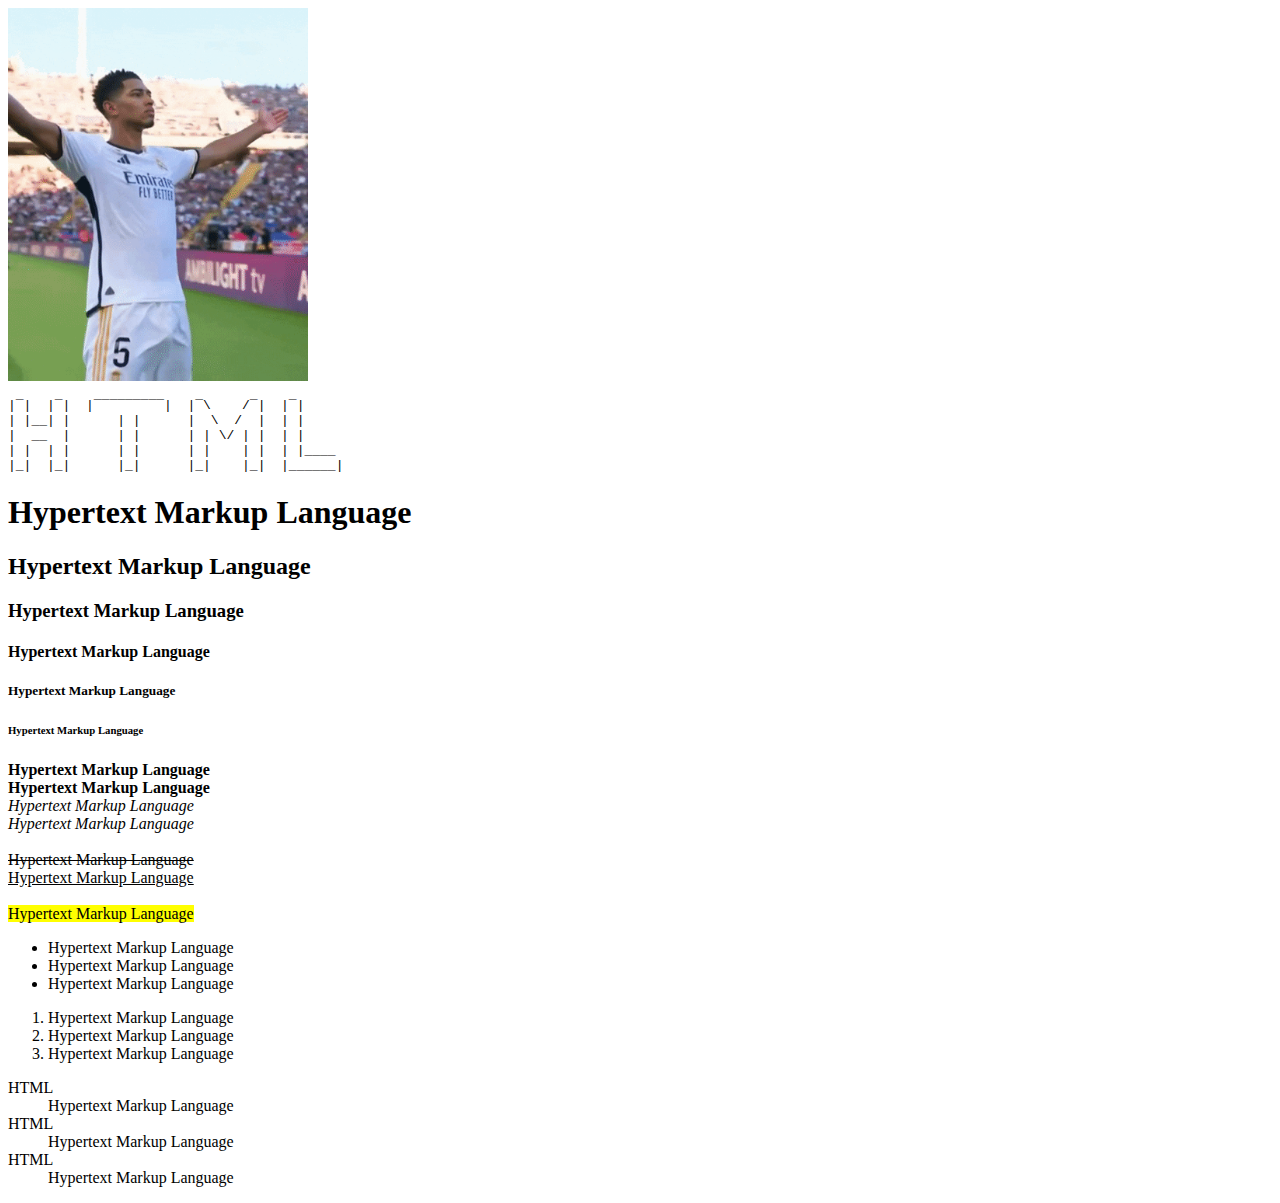
<file: index.html>
<!-- версия html -->
<!DOCTYPE html>
<!-- корневой элемент -->
<html lang="en">
<!-- служебная информация (метаинформация) -->
<head>
    <!-- кодировка -->
    <meta charset="UTF-8">
    <!-- для адоптивных версий -->
    <meta name="viewport" content="width=device-width, initial-scale=1.0">
    <!-- заголовок страницы -->
    <title>Document</title>
    <link rel="shortcut icon" href="favicon.ico" type="image/x-icon">
</head>
<!-- тело документа -->
<body>

    <!-- изображение -->
    <img src="./img/1.gif" width="300"  alt="test">

<!-- преформатированный текст -->
<pre>
|‾|  |‾|  |‾‾‾‾‾‾‾‾‾|  |‾\    /‾|  |‾|
| |__| |      | |      |  \  /  |  | |
|  __  |      | |      | | \/ | |  | |
| |  | |      | |      | |    | |  | |____
|_|  |_|      |_|      |_|    |_|  |______|
</pre>

    <!-- заголовки 1-6 уровней -->
    <h1>Hypertext Markup Language</h1>
    <h2>Hypertext Markup Language</h2>
    <h3>Hypertext Markup Language</h3>
    <h4>Hypertext Markup Language</h4>
    <h5>Hypertext Markup Language</h5>
    <h6>Hypertext Markup Language</h6>

    <!-- Жирный шрифт -->
    <b>Hypertext Markup Language</b>
    <!-- перенос строки -->
    <br>
    <strong>Hypertext Markup Language</strong><br>

    <!-- курсив -->
    <i>Hypertext Markup Language</i><br>
    <em>Hypertext Markup Language</em>
    <br><br>

    <!-- зачеркивание -->
    <del>Hypertext Markup Language</del><br>

    <!-- подчеркивание -->
    <ins>Hypertext Markup Language</ins>
    <br><br>

    <!-- выделение цветом -->
    <mark>Hypertext Markup Language</mark>

    <!-- маркированный список -->
    <ul>
        <!-- элемент списка -->
        <li>Hypertext Markup Language</li>
        <li>Hypertext Markup Language</li>
        <li>Hypertext Markup Language</li>
    </ul>

    <!-- нумерованный список -->
    <ol>
        <!-- элемент списка -->
        <li>Hypertext Markup Language</li>
        <li>Hypertext Markup Language</li>
        <li>Hypertext Markup Language</li>
    </ol>

    <!-- список определений -->
    <dl>
        <!-- термин -->
        <dt>HTML</dt>
        <!-- определение -->
        <dd>Hypertext Markup Language</dd>

        <dt>HTML</dt>
        <dd>Hypertext Markup Language</dd>

        <dt>HTML</dt>
        <dd>Hypertext Markup Language</dd>
    </dl>

</body>
</html>
</file>
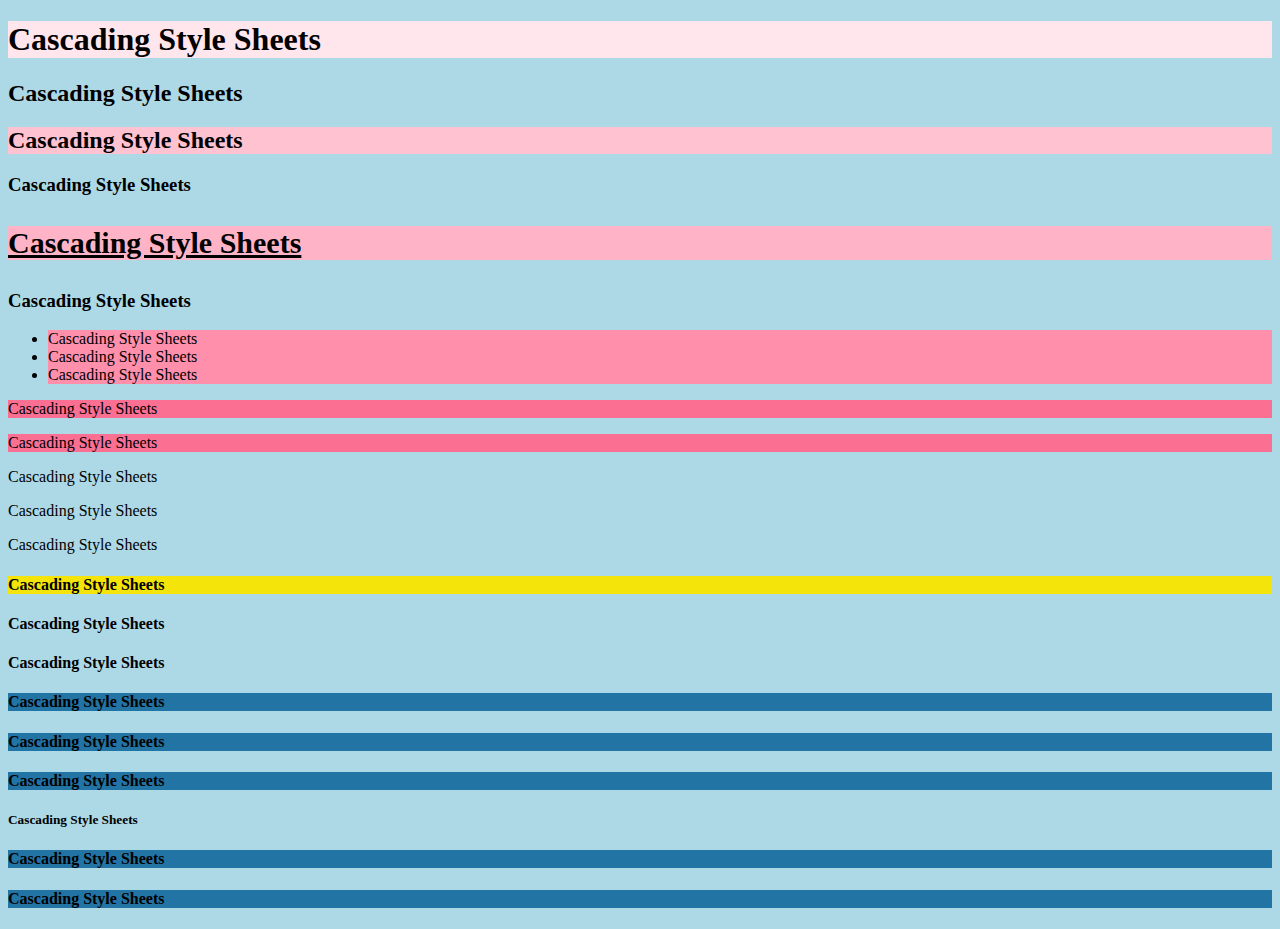
<file: css-base/index.html>
<!DOCTYPE html>
<html lang="en">
<head>
    <meta charset="UTF-8">
    <meta name="viewport" content="width=device-width, initial-scale=1.0">
    <title>Document</title>
    <!-- способы подключения css-кода: -->
    <!-- 1. через внешний файл -->
    <link rel="stylesheet" href="./css/style.css">

    <!-- 2. через парный тег style -->
    <style>
        body {
            background-color: lightgreen;
        }
    </style>
</head>
<!-- 3. через атрибут style -->
<body style="background-color: lightcoral;">

    <h1>Cascading Style Sheets</h1>

    <h2>Cascading Style Sheets</h2>
    <h2 class="test-1">Cascading Style Sheets</h2>

    <h3>Cascading Style Sheets</h3>
    <h3 id="test-1">Cascading Style Sheets</h3>
    <h3>Cascading Style Sheets</h3>

    <ul class="test-2">
        <li>Cascading Style Sheets</li>
        <li>Cascading Style Sheets</li>
        <li>Cascading Style Sheets</li>
    </ul>

    <div class="test-3">
        <p>Cascading Style Sheets</p>
        <p>Cascading Style Sheets</p>
        <div>
            <p>Cascading Style Sheets</p>
            <p>Cascading Style Sheets</p>
            <p>Cascading Style Sheets</p>
        </div>
    </div>

    <h4>Cascading Style Sheets</h4>
    <h4>Cascading Style Sheets</h4>
    <h4>Cascading Style Sheets</h4>
    <div class="test-4"></div>
    <h4>Cascading Style Sheets</h4>

    <h4>Cascading Style Sheets</h4>
    <h4>Cascading Style Sheets</h4>
    <h5>Cascading Style Sheets</h5>
    <h4>Cascading Style Sheets</h4>
    <h4>Cascading Style Sheets</h4>

</body>
</html>
</file>
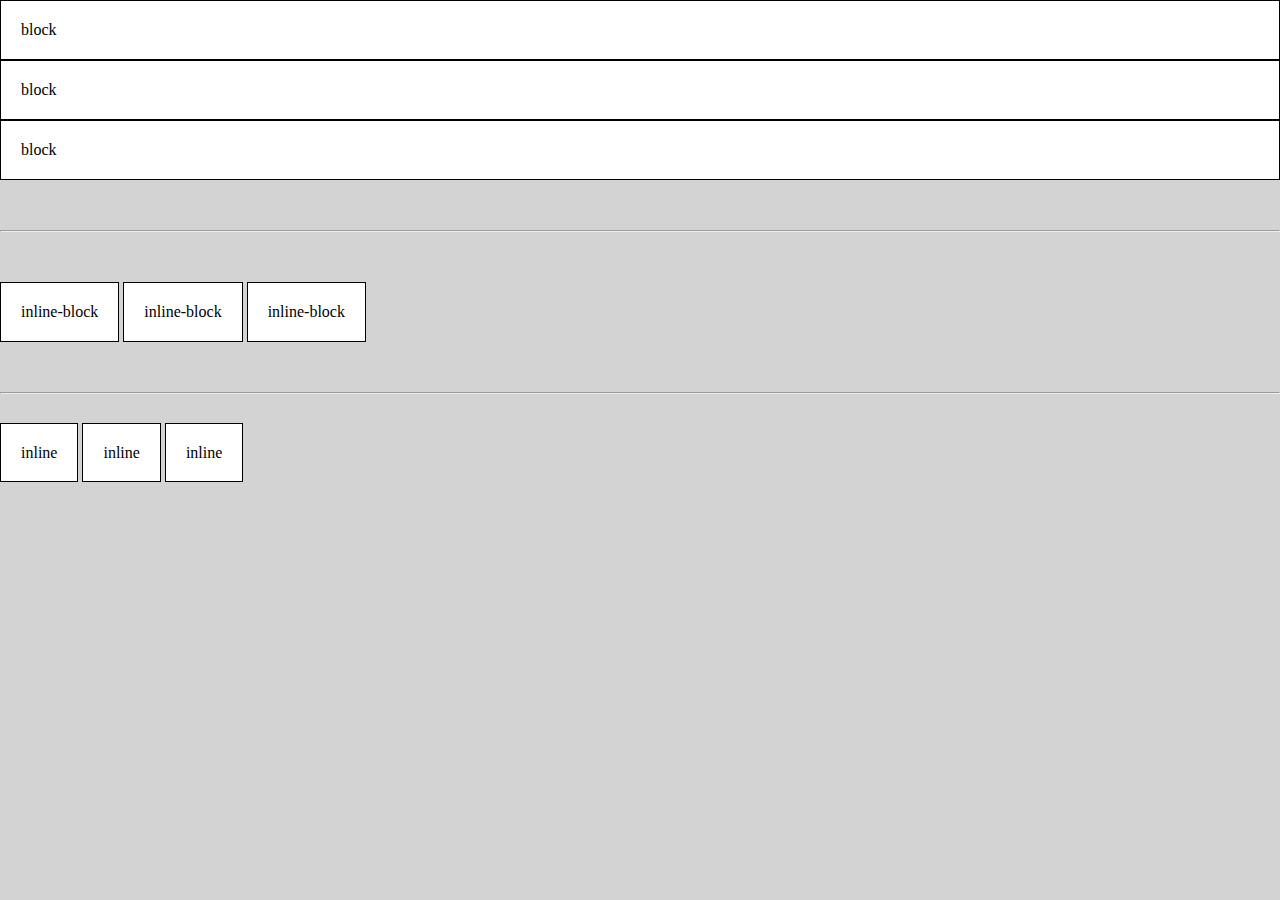
<file: elem-display/index.html>
<!DOCTYPE html>
<html lang="en">
<head>
    <meta charset="UTF-8">
    <meta name="viewport" content="width=device-width, initial-scale=1.0">
    <title>Document</title>
    <link rel="stylesheet" href="./css/style.css">
</head>
<body>

    <div class="block">block</div>
    <div class="block">block</div>
    <div class="block">block</div>

    <hr style="margin: 50px 0px;">

    <div class="inline-block">inline-block</div>
    <div class="inline-block">inline-block</div>
    <div class="inline-block">inline-block</div>

    <hr style="margin: 50px 0px;">

    <div class="inline">inline</div>
    <div class="inline">inline</div>
    <div class="inline">inline</div>

</body>
</html>
</file>
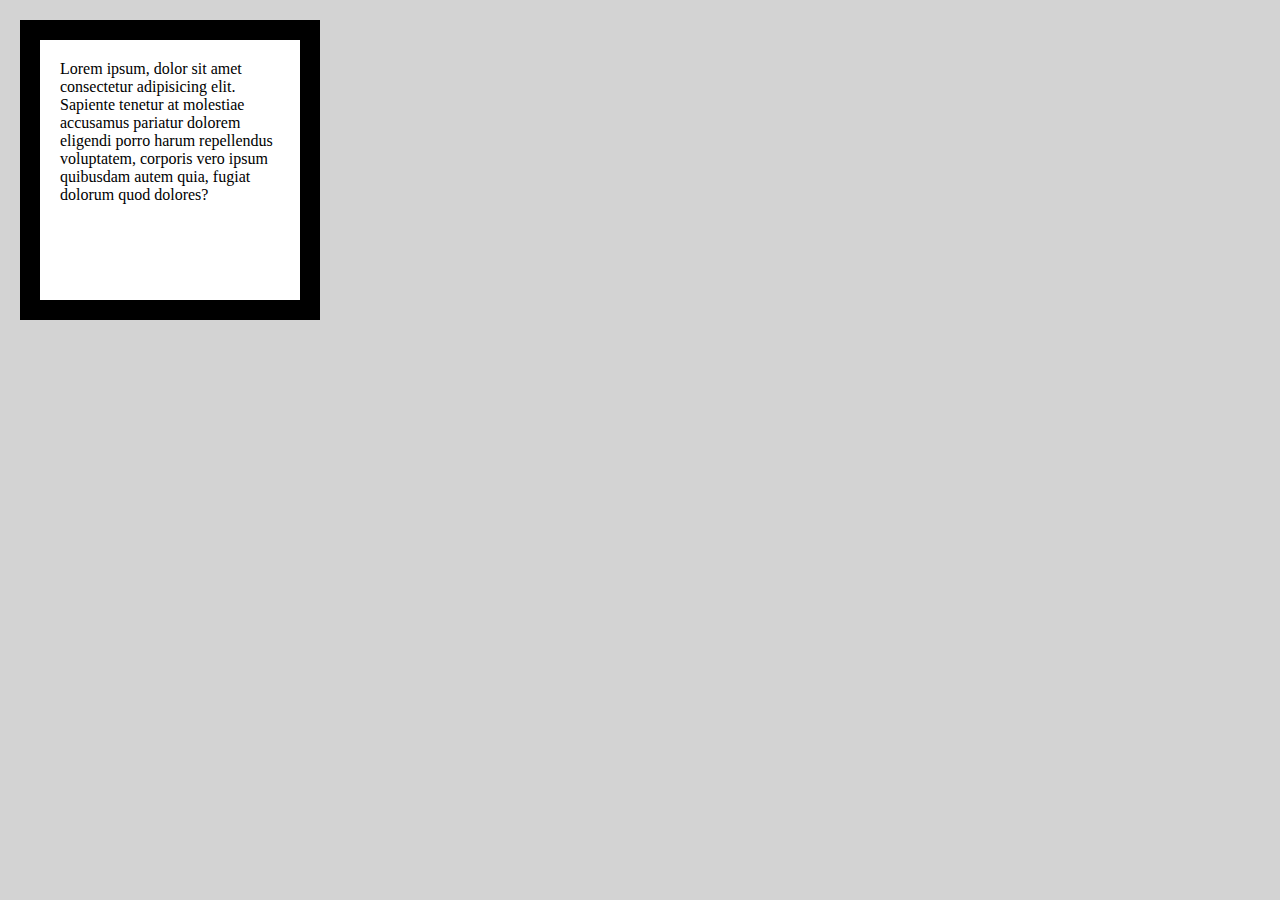
<file: elem-structure/index.html>
<!DOCTYPE html>
<html lang="en">
<head>
    <meta charset="UTF-8">
    <meta name="viewport" content="width=device-width, initial-scale=1.0">
    <title>Document</title>
    <link rel="stylesheet" href="./css/style.css">
</head>
<body>

    <div class="box">
        Lorem ipsum, dolor sit amet consectetur adipisicing elit. Sapiente tenetur at molestiae accusamus pariatur dolorem eligendi porro harum repellendus voluptatem, corporis vero ipsum quibusdam autem quia, fugiat dolorum quod dolores?
    </div>

</body>
</html>
</file>
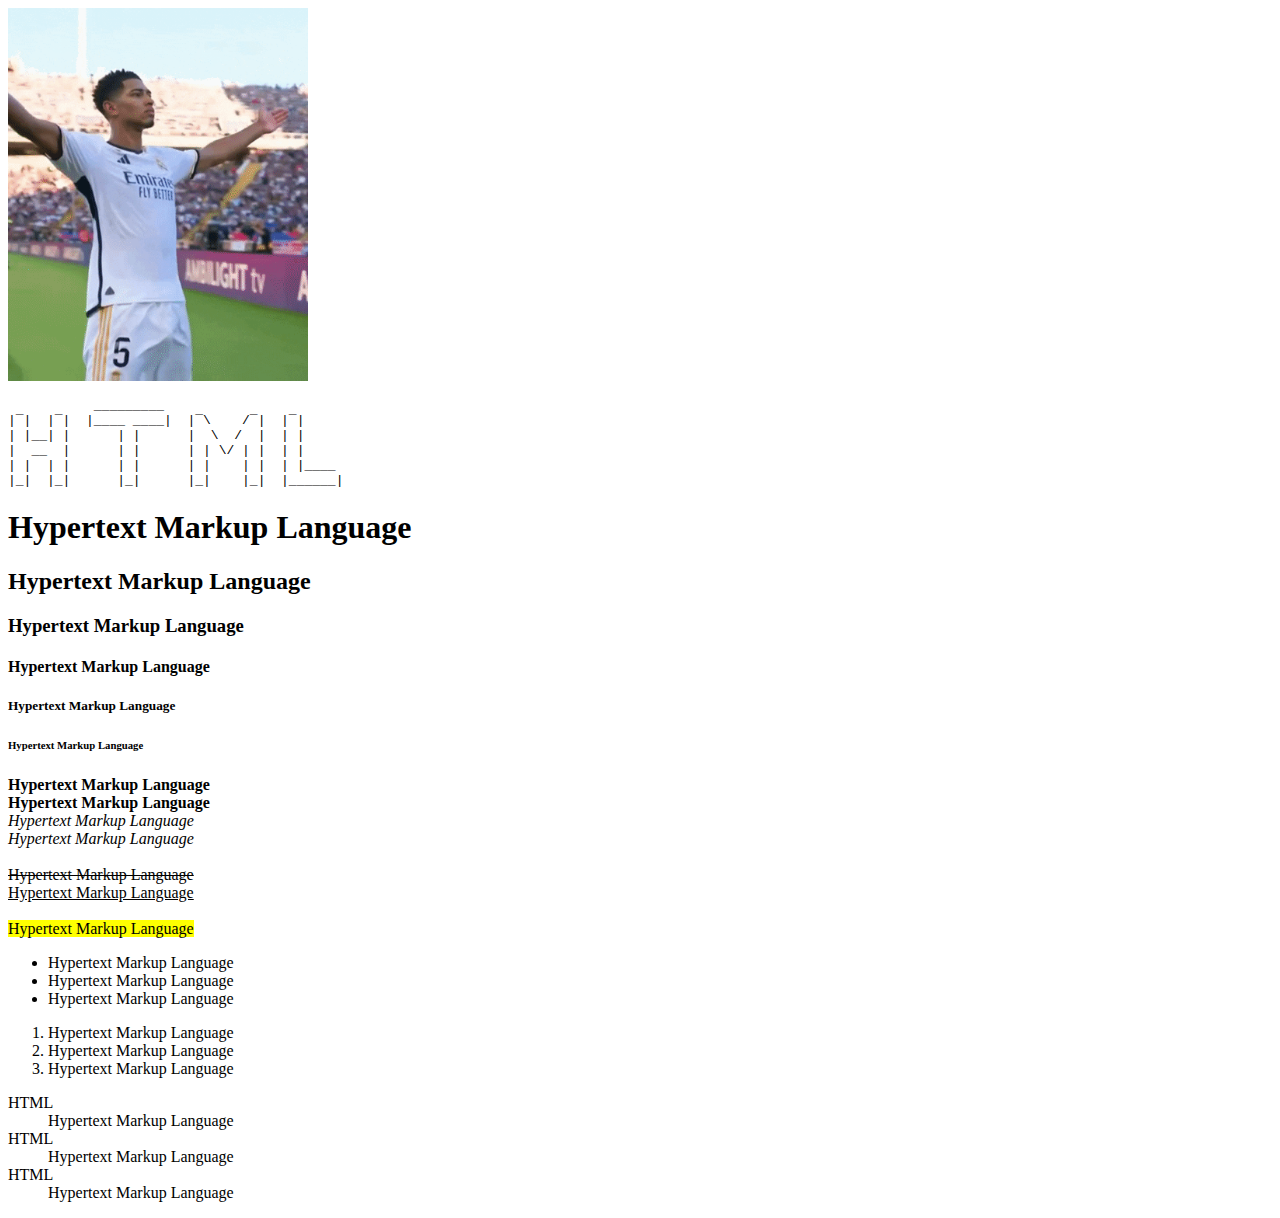
<file: html-base/index.html>
<!-- версия html -->
<!DOCTYPE html>
<!-- корневой элемент -->
<html lang="en">
<!-- служебная информация (метаинформация) -->
<head>
    <!-- кодировка -->
    <meta charset="UTF-8">
    <!-- для адоптивных версий -->
    <meta name="viewport" content="width=device-width, initial-scale=1.0">
    <!-- заголовок страницы -->
    <title>Document</title>
    <link rel="shortcut icon" href="favicon.ico" type="image/x-icon">
</head>
<!-- тело документа -->
<body>

    <!-- изображение -->
    <img src="./img/1.gif" width="300" alt="test">

<!-- преформатированный текст -->
<pre>
           _________
|‾|  |‾|  |____ ____|  |‾\    /‾|  |‾|
| |__| |      | |      |  \  /  |  | |
|  __  |      | |      | | \/ | |  | |
| |  | |      | |      | |    | |  | |____
|_|  |_|      |_|      |_|    |_|  |______|
</pre>

    <!-- заголовки 1-6 уровней -->
    <h1>Hypertext Markup Language</h1>
    <h2>Hypertext Markup Language</h2>
    <h3>Hypertext Markup Language</h3>
    <h4>Hypertext Markup Language</h4>
    <h5>Hypertext Markup Language</h5>
    <h6>Hypertext Markup Language</h6>

    <!-- Жирный шрифт -->
    <b>Hypertext Markup Language</b>
    <!-- перенос строки -->
    <br>
    <strong>Hypertext Markup Language</strong><br>

    <!-- курсив -->
    <i>Hypertext Markup Language</i><br>
    <em>Hypertext Markup Language</em>
    <br><br>

    <!-- зачеркивание -->
    <del>Hypertext Markup Language</del><br>

    <!-- подчеркивание -->
    <ins>Hypertext Markup Language</ins>
    <br><br>

    <!-- выделение цветом -->
    <mark>Hypertext Markup Language</mark>

    <!-- маркированный список -->
    <ul>
        <!-- элемент списка -->
        <li>Hypertext Markup Language</li>
        <li>Hypertext Markup Language</li>
        <li>Hypertext Markup Language</li>
    </ul>

    <!-- нумерованный список -->
    <ol>
        <!-- элемент списка -->
        <li>Hypertext Markup Language</li>
        <li>Hypertext Markup Language</li>
        <li>Hypertext Markup Language</li>
    </ol>

    <!-- список определений -->
    <dl>
        <!-- термин -->
        <dt>HTML</dt>
        <!-- определение -->
        <dd>Hypertext Markup Language</dd>

        <dt>HTML</dt>
        <dd>Hypertext Markup Language</dd>

        <dt>HTML</dt>
        <dd>Hypertext Markup Language</dd>
    </dl>

</body>
</html>
</file>
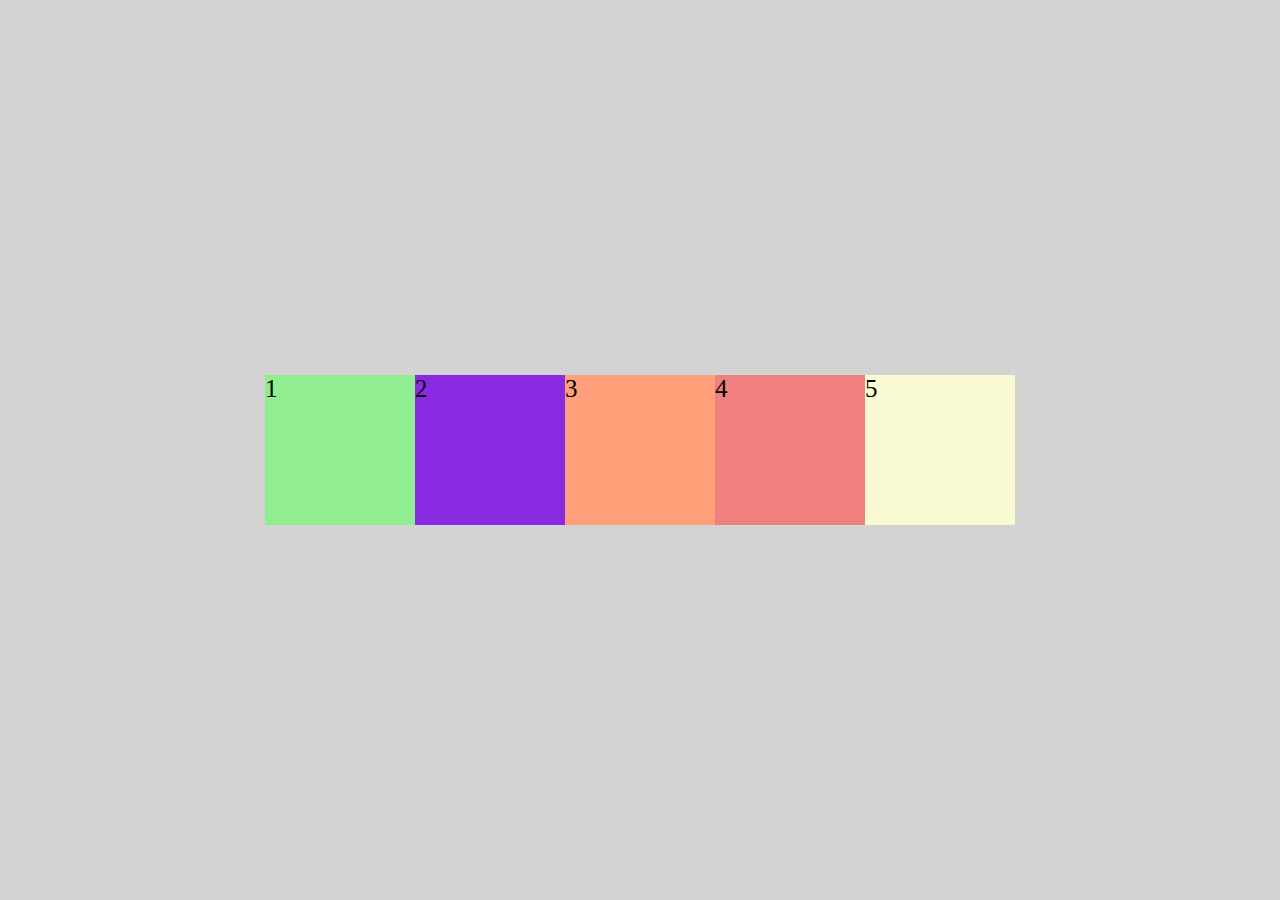
<file: base/flexbox-2/index.html>
<!DOCTYPE html>
<html lang="en">
<head>
    <meta charset="UTF-8">
    <meta name="viewport" content="width=device-width, initial-scale=1.0">
    <title>Document</title>
    <link rel="stylesheet" href="./css/style.css">
</head>
<body>

    <div class="box">1</div>
    <div class="box">2</div>
    <div class="box">3</div>
    <div class="box">4</div>
    <div class="box">5</div>

</body>
</html>
</file>
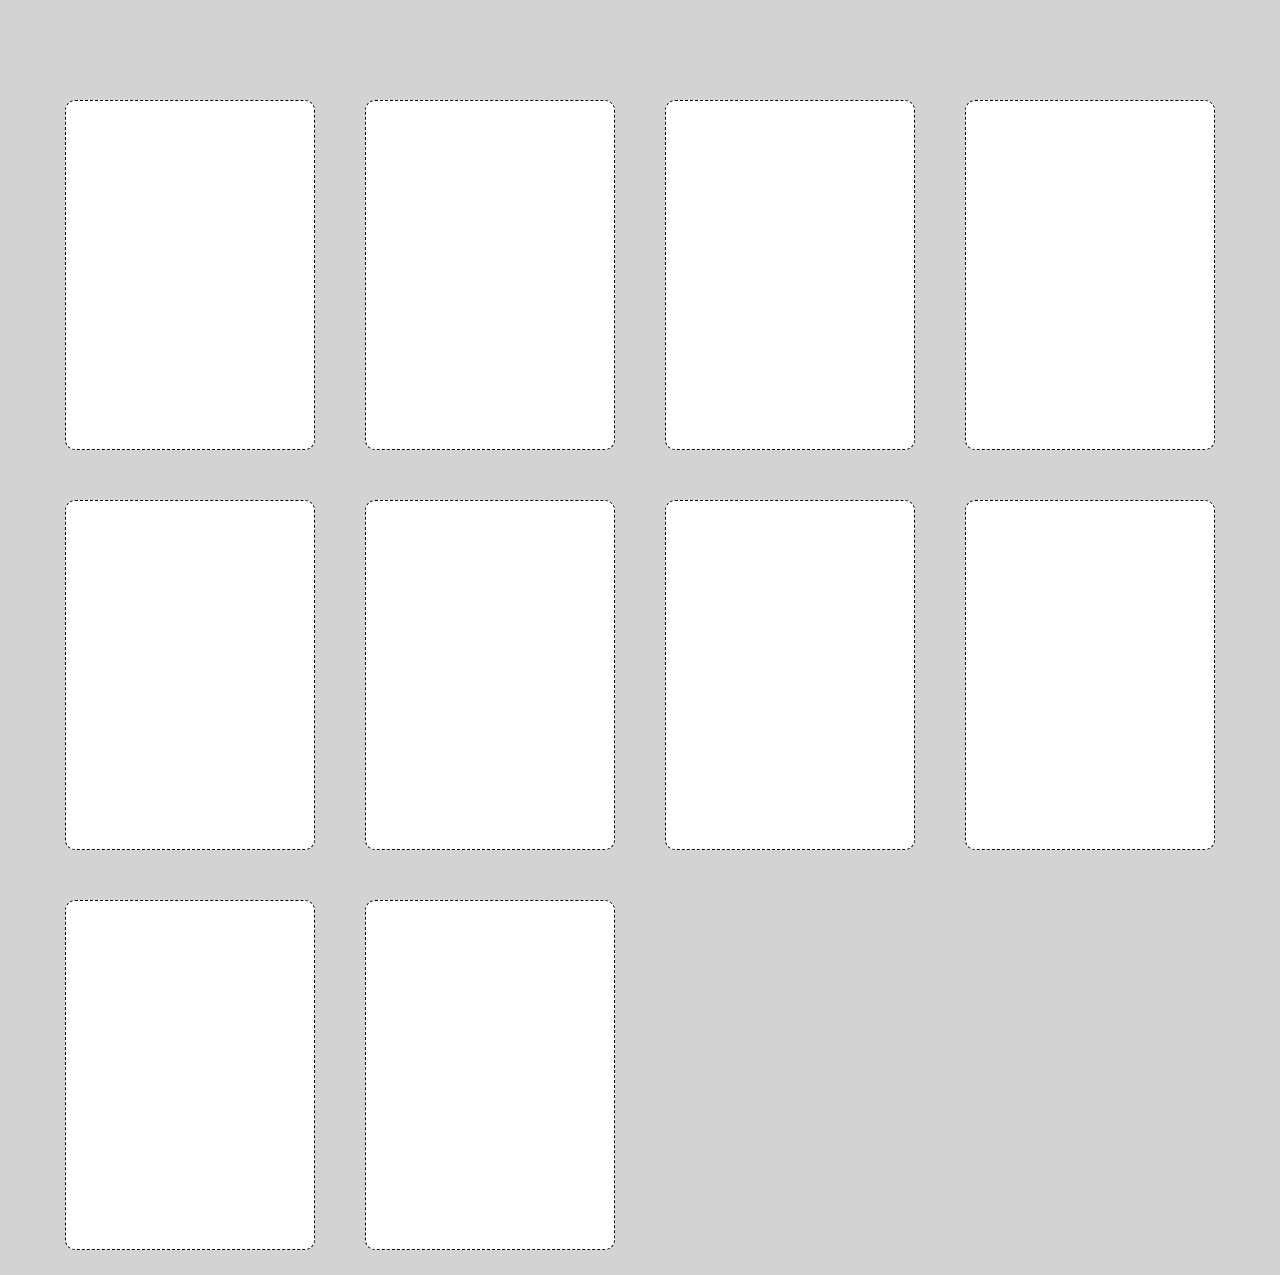
<file: base/flexbox-3/index.html>
<!DOCTYPE html>
<html lang="en">
<head>
    <meta charset="UTF-8">
    <meta name="viewport" content="width=device-width, initial-scale=1.0">
    <title>Document</title>
    <link rel="stylesheet" href="./css/style.css">
</head>
<body>

    <div class="container">
        <div class="row">
            <div class="card"></div>
            <div class="card"></div>
            <div class="card"></div>
            <div class="card"></div>

            <div class="card"></div>
            <div class="card"></div>
            <div class="card"></div>
            <div class="card"></div>
            
            <div class="card"></div>
            <div class="card"></div>
        </div>
    </div>

</body>
</html>
</file>
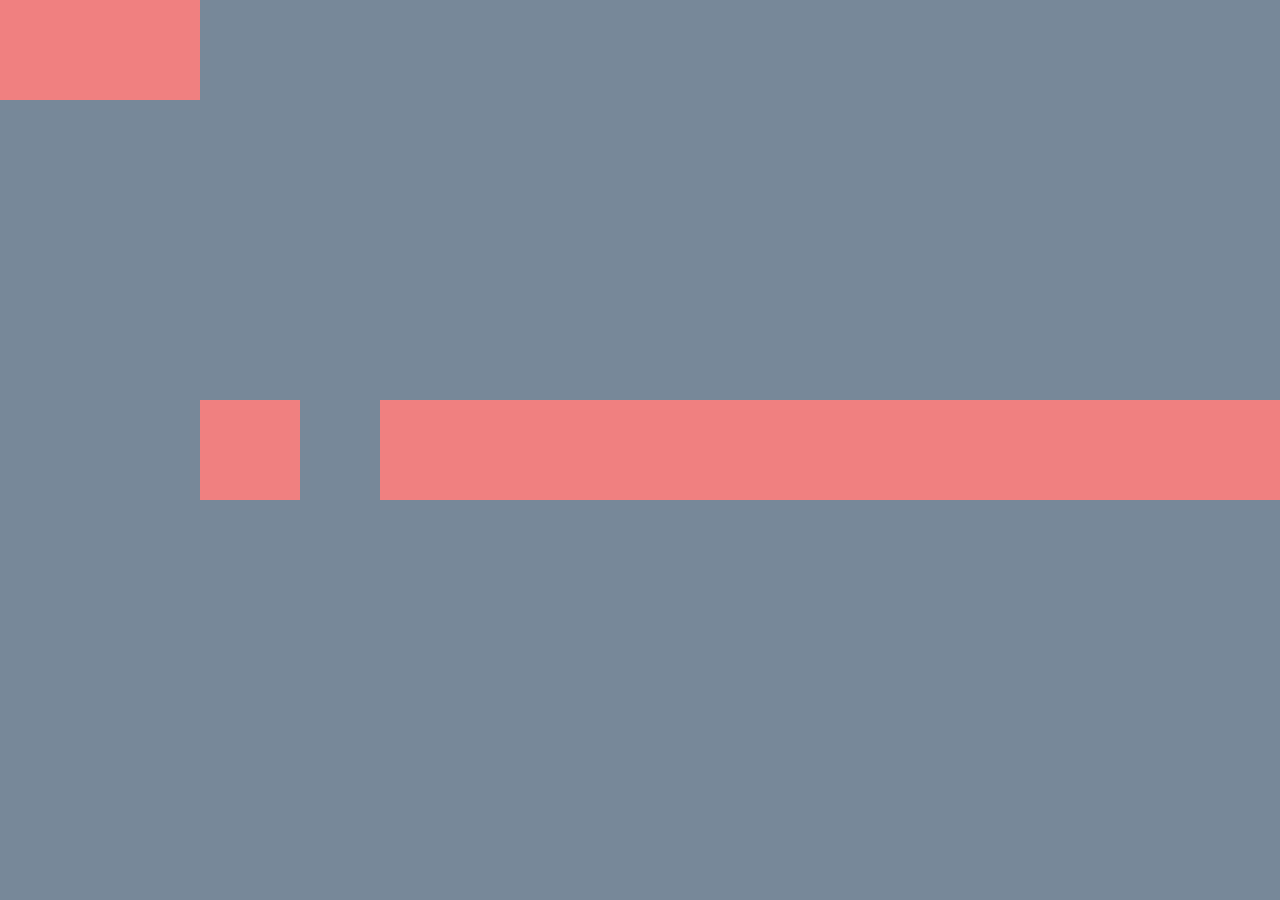
<file: base/flexbox/index.html>
<!DOCTYPE html>
<html lang="en">
<head>
    <meta charset="UTF-8">
    <meta name="viewport" content="width=device-width, initial-scale=1.0">
    <title>Document</title>
    <link rel="stylesheet" href="./css/stile-2.css">
</head>
<body>

    <div class="box"></div>
    <div class="box"></div>
    <div class="box"></div>

    <div class="box2"></div>
    <div class="box2"></div>
    <div class="box2"></div>

    <div class="box3"></div>
    <div class="box3"></div>
    <div class="box3"></div>

    <div class="box4"></div>
    <div class="box4"></div>
    <div class="box4"></div>


</body>
</html>
</file>
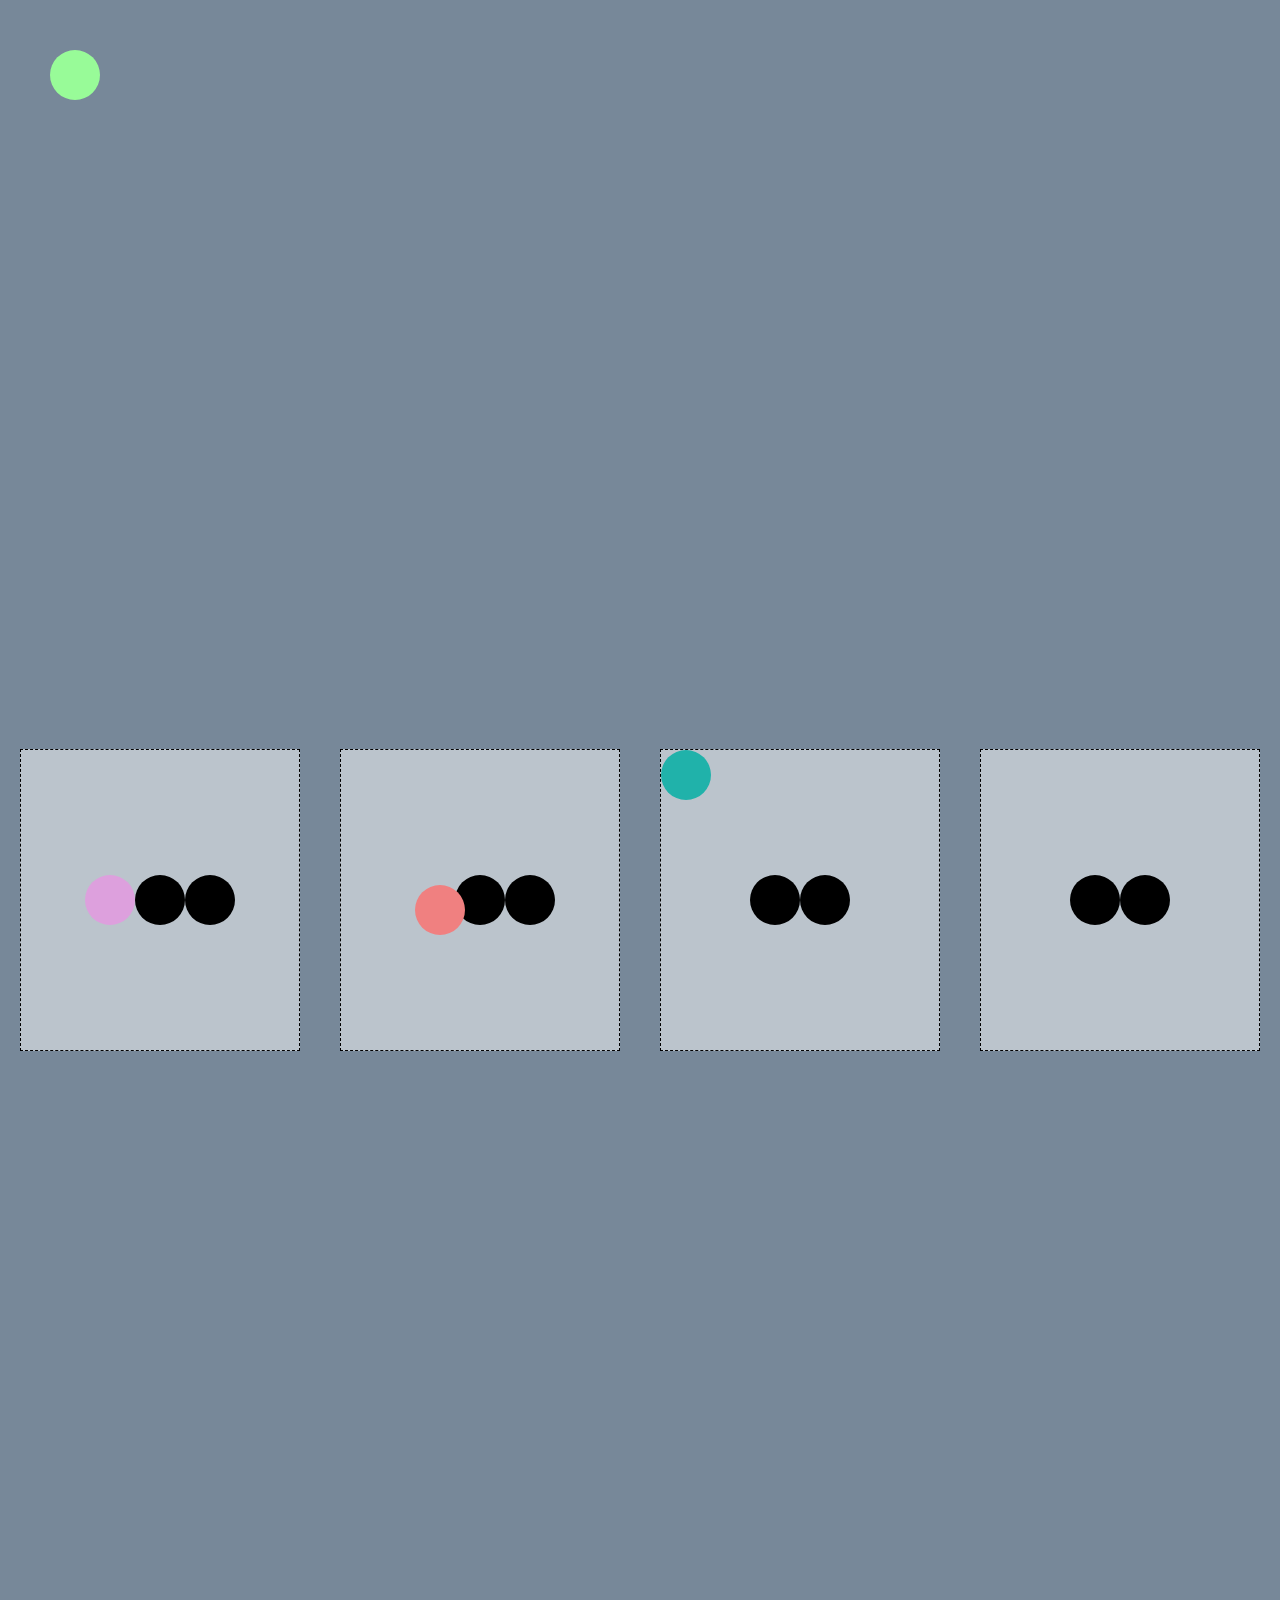
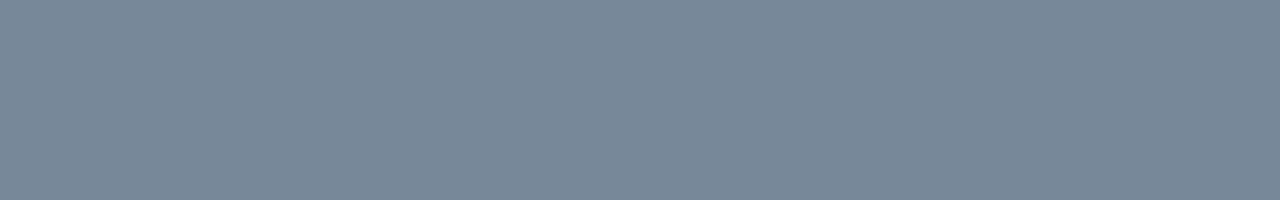
<file: base/position/index.html>
<!DOCTYPE html>
<html lang="en">
<head>
    <meta charset="UTF-8">
    <meta name="viewport" content="width=device-width, initial-scale=1.0">
    <title>Document</title>
    <link rel="stylesheet" href="./css/style.css">
</head>
<body>

    <div class="box">
        <div class="circle"></div>
        <div class="circle"></div>
        <div class="circle"></div>
    </div>
    <div class="box">
        <div class="circle"></div>
        <div class="circle"></div>
        <div class="circle"></div>
    </div>
    <div class="box">
        <div class="circle"></div>
        <div class="circle"></div>
        <div class="circle"></div>
    </div>
    <div class="box">
        <div class="circle"></div>
        <div class="circle"></div>
        <div class="circle"></div>
    </div>

</body>
</html>
</file>
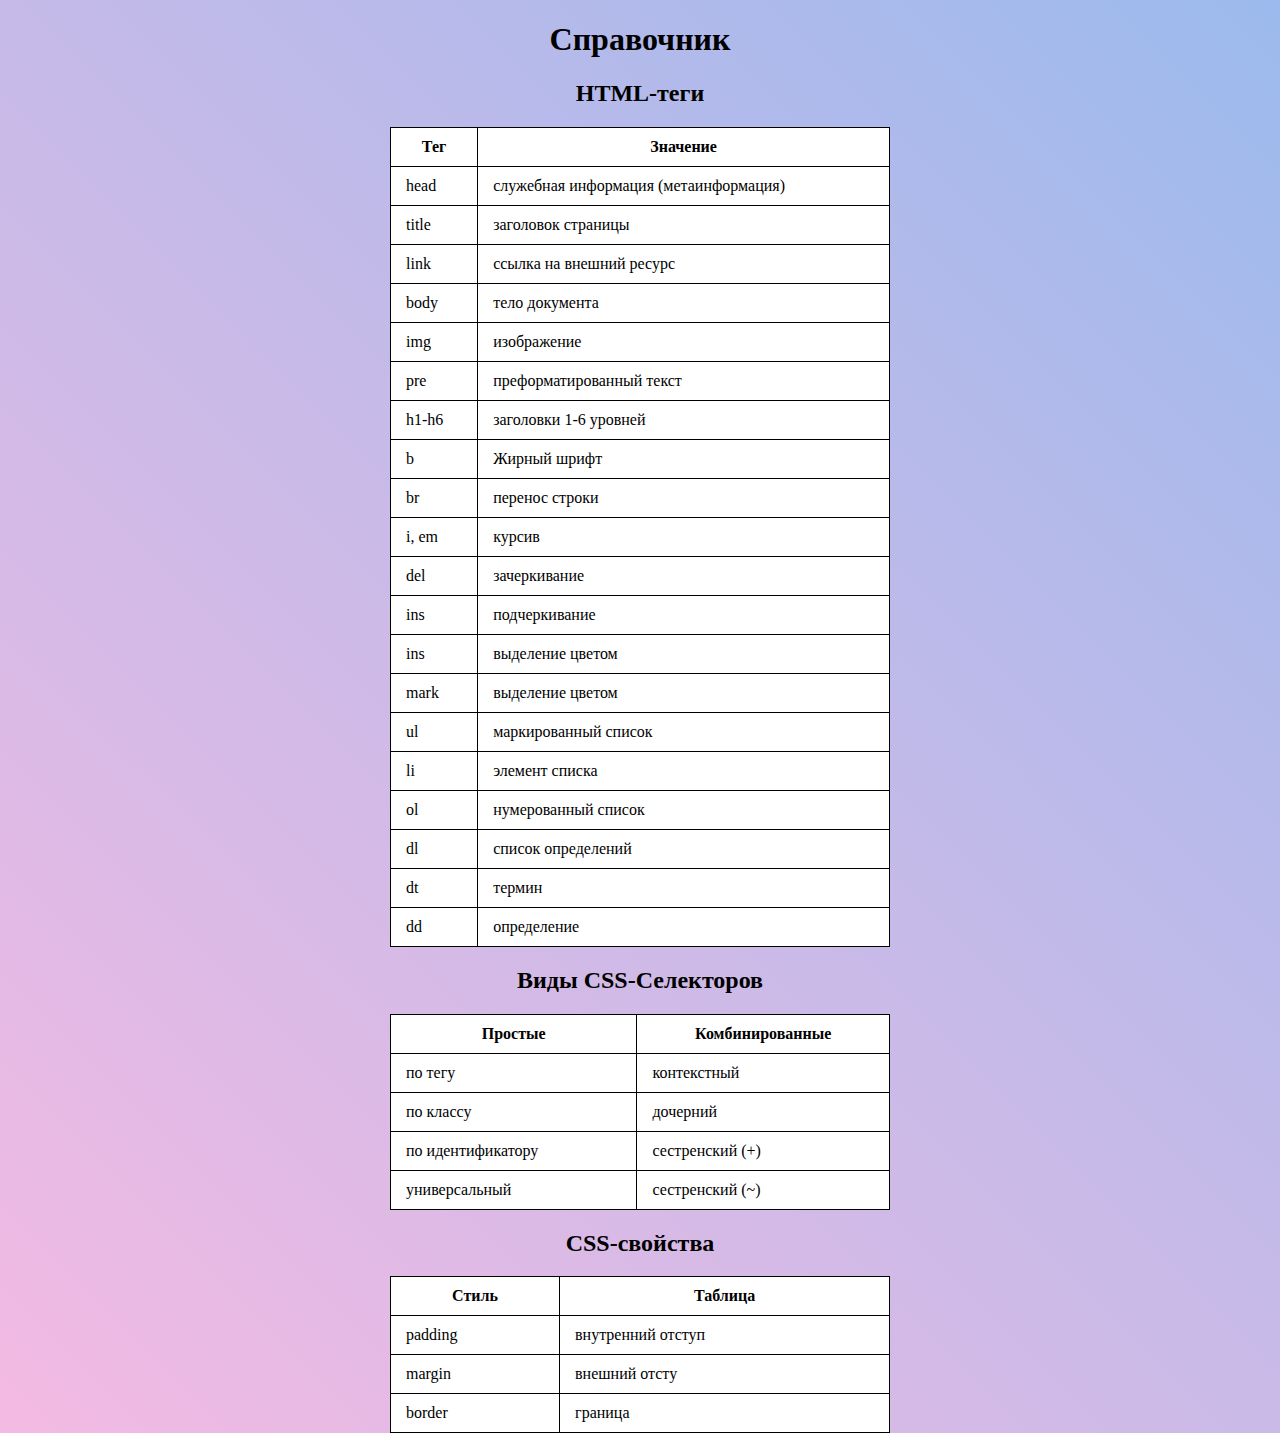
<file: practice/home-work/index.html>
<!DOCTYPE html>
<html lang="en">
<head>
    <meta charset="UTF-8">
    <meta name="viewport" content="width=device-width, initial-scale=1.0">
    <title>Справочник</title>
    <link rel="stylesheet" href="./css/style.css"> 
</head>
<body>

    <h1>Справочник</h1>

    <h2>HTML-теги</h2>
    <table>
        <tr>
            <th>Тег</th>
            <th>Значение</th> 
        </tr>
        <tr>
            <td>head</td>
            <td>служебная информация (метаинформация)</td>
        </tr>
        <tr>
            <td>title</td>
            <td>заголовок страницы</td>
        </tr>
        <tr>
            <td>link</td>
            <td>ссылка на внешний ресурс</td>
        </tr>
        <tr>
            <td>body</td>
            <td>тело документа</td>
        </tr>
        <tr>
            <td>img</td>
            <td>изображение</td>
        </tr>
        <tr>
            <td>pre</td>
            <td>преформатированный текст</td>
        </tr>
        <tr>
            <td>h1-h6</td>
            <td>заголовки 1-6 уровней</td>
        </tr>
        <tr>
            <td>b</td>
            <td>Жирный шрифт</td>
        </tr>
        <tr>
            <td>br</td>
            <td>перенос строки</td>
        </tr>
        <tr>
            <td>i, em</td>
            <td>курсив</td>
        </tr>
        <tr>
            <td>del</td>
            <td>зачеркивание</td>
        </tr>
        <tr>
            <td>ins</td>
            <td>подчеркивание</td>
        </tr>
        <tr>
            <td>ins</td>
            <td>выделение цветом</td>
        </tr>
        <tr>
            <td>mark</td>
            <td>выделение цветом</td>
        </tr>
        <tr>
            <td>ul</td>
            <td>маркированный список</td>
        </tr>
        <tr>
            <td>li</td>
            <td>элемент списка</td>
        </tr>
        <tr>
            <td>ol</td>
            <td>нумерованный список</td>
        </tr>
        <tr>
            <td>dl</td>
            <td>список определений</td>
        </tr>
        <tr>
            <td>dt</td>
            <td>термин</td>
        </tr>
        <tr>
            <td>dd</td>
            <td>определение</td>
        </tr>
    </table>

    <h2>Виды CSS-Селекторов</h2>
    <table>
        <tr>
            <th>Простые</th>
            <th>Комбинированные</th>
        </tr>
        <tr>
            <td>по тегу</td>
            <td>контекстный</td>
        </tr>
        <tr>
            <td>по классу</td>
            <td>дочерний</td>
        </tr>
        <tr>
            <td>по идентификатору</td>
            <td>сестренский (+)</td>
        </tr>
        <tr>
            <td>универсальный</td>
            <td>сестренский (~)</td>
        </tr>
    </table>

    <h2>CSS-свойства</h2>
    <table>
        <tr>
            <th>Стиль</th>
            <th>Таблица</th>
        </tr>
        <tr>
            <td>padding</td>
            <td>внутренний отступ</td>
        </tr>
        <tr>
            <td>margin</td>
            <td>внешний отсту</td>
        </tr>
        <tr>
            <td>border</td>
            <td>граница</td>
        </tr>
    </table>

</body>
</html>
</file>
<file: css-base/css/style.css>
/*

css-правило

селектор {
    свойство-1: значение-1;
    свойство-2: значение-2;
}

виды css-селкторов:

простые
1. по тегу
2. по классу
3. по идентификатору
4. универсальный

комбинированные
5. контекстный
6. дочерний
7. сестренский (+)
8. сестренский (~)

*/

body {
    background-color: lightblue !important;
}

h1 {
    background-color: #ffe5ec;
}

.test-1 {
    background-color: #ffc2d1;
}

#test-1 {
    font-size: 30px;
    text-decoration: underline;
    background-color: #ffb3c6;
}

* {
    /* border: 1px solid #000; */
}

.test-2 li {
    background-color: #ff8fab;
}

.test-3 > p {
    background-color: #fb6f92;
}

div + h4 {
    background-color: #f4e409;
}

.test-4 ~ h4 {
    background-color: #2274a5;
}
</file>
<file: elem-display/css/style.css>
/*

display-block:
100% ширины род. элем. - да
работают размеры - да
работают отступы - да

inline-block:
100% ширины род. элем. - нет
работают размеры - да
работают отступы - да

inline:
100% ширины род. элем. - нет
работают размеры - нет
работают отступы - нет

*/
body {
    margin: 0;
    background-color: lightgray;
}

div:not(#forest-ext-shadow-host) {
    padding: 20px;
    border: 1px solid #000;
    background-color: #fff;
}

.block {
    display: block;
}

.inline-block {
    display: inline-block;
}

.inline {
    display: inline;
}
</file>
<file: elem-structure/css/style.css>
body {
    margin: 0;
    background-color: lightgrey;
}

.box {
    display: inline-block;
    width: 300px;
    height: 300px;

    /*  входит ли padding и border в контентную часть */
    box-sizing: content-box;
    box-sizing: border-box;

    /* внутренний отступ */
    padding: 20px;
    /* padding: 20px 40px; */
    /* padding: 20px 40px 60px; */
    /* padding: 20px 40px 60px 80px; */

    /* padding-top: 20px; */
    /* padding-right: 40px; */
    /* padding-bottom: 60px; */
    /* padding-left: 80px; */

    /* внешний отступ */
    margin: 20px;
    /* margin: 20px 40px; */
    /* margin: 20px 40px 60px; */
    /* margin: 20px 40px 60px 80px; */

    /* margin-top: 20px; */
    /* margin-right: 40px; */
    /* margin-bottom: 60px; */
    /* margin-left: 80px; */

    /* граница */
    border: 20px solid #000;
    /* border-top: 20px solid #000; */
    /* border-right: 40px solid #000; */
    /* border-bottom: 60px solid #000; */
    /* border-left: 80px solid #000; */

    /* border-width: 20px; */

    /* border-style: solid; */
    /* border-style: dashed; */
    /* border-style: dotted; */
    /* border-style: double; */
    /* border-style: ridge; */
    /* border-style: groove; */

    /* border-color: red; */
    background-color: #fff;
}
</file>
<file: base/flexbox-2/css/style.css>
body {
    display: flex;
    align-items: center;
    justify-content: center;
    height: 100vh;
    margin: 0;
    background-color: lightgray;
}

.box {
    height: 150px;
    width: 150px;
    font-size: 25px;
}

.box:nth-child(1) {
    /* номер элемента по порядку (0) */
    order: 0;

    /* коэфицент растяжения (0)*/
    flex-grow: 0;

    /* коэфицент сжатия (1) */
    flex-shrink: 0;
    background-color: lightgreen;
}

.box:nth-child(2) {
    background-color: blueviolet;
}

.box:nth-child(3) {
    background-color: lightsalmon;
}

.box:nth-child(4) {
    background-color: lightcoral;
}

.box:nth-child(5) {
    background-color: lightgoldenrodyellow;
}
</file>
<file: base/flexbox-3/css/style.css>
body {
    height: 100vh;
    margin: 0;
    background-color: lightgray;
}

.container {
    width: 1150px;
    margin: 0 auto;
}

.row {
    display: flex;

    /* многострочность flex-контейнера (nowrap) */
    flex-wrap: wrap;

    margin-top: 75px;
}

.card {
    width: 250px;
    height: 350px;
    margin-top: 25px;
    margin-bottom: 25px;
    box-sizing: border-box;
    border-radius: 10px;
    border: 1px dashed #000;
    background-color: #fff;
}

.card:not(:nth-child(4n)) {
    margin-right: 50px;
}
</file>
<file: base/flexbox/css/stile-2.css>
body {
    display: flex;
    flex-direction: row;
    justify-content: space-around;
    align-items: center;
    margin: 0;
    height: 100vh;
    background-color: lightslategray;
}

.box, .box2, .box3, .box4 {
    background-color: lightcoral;
    width: 100px;
    height: 100px;
}

.box:nth-child(1) {
    align-self: flex-start;
}
.box:nth-child(2) {
    align-self: flex-start;
}
.box:nth-child(3) {
    margin-right: auto;
}
</file>
<file: base/position/css/style.css>
/*

position: static;
работают координаты - нет
работает z-index - нет
выпадает из потока - нет

position: relative;
работают координаты - да
(от текущего положения элемента)
работает z-index - да
выпадает из потока - нет

position: absolute;
работают координаты - да
(от первого найденного родителя у которого позиционирование отличается от static)
работает z-index - да
выпадает из потока - да

position: fixed;
работают координаты - да
(от окна брузера)
работает z-index - да
выпадает из потока - да

*/
body {
    display: flex;
    justify-content: center;
    align-items: center;
    height: 200vh;
    margin: 0px;
    background-color: lightslategray;
}

.box {
    display: flex;
    justify-content: center;
    align-items: center;
    width: 300px;
    height: 300px;
    margin: 0 20px;
    border: 1px dashed #000;
    background-color: rgba(255, 255, 255, 0.5);
}

.circle {
    width: 50px;
    height: 50px;
    border-radius: 100%;
    background-color: #000;
}

.box:nth-child(1) .circle:first-child {
    position: static;
    top: 20px;
    left: 20px;
    background-color: plum;
}

.box:nth-child(2) .circle:first-child {
    position: relative;
    top: 10px;
    left: 10px;
    z-index: 0;
    background-color: lightcoral;
}

.box:nth-child(3) {
    position: relative;
}

.box:nth-child(3) .circle:first-child {
    position: absolute;
    top: 0;
    left: 0;
    background-color: lightseagreen;
}

.box:nth-child(4) .circle:first-child {
    position: fixed;
    top: 50px;
    left: 50px;
    background-color: palegreen;
}
</file>
<file: practice/home-work/css/style.css>
body {
    margin: 0;
    background-image: linear-gradient(45deg, #F3BAE3, #9CBAED);
}

@media (max-width: 768px) {
    body {
        padding: 0 15px;
    }
}

h1, h2 {
    text-align: center;
}

table {
    width: 500px;
    margin-right: auto;
    margin-left: auto;
    border-collapse: collapse;
}

@media (max-width: 768px) {
    table {
        width: 100%;
    }
}

td, th {
    padding: 10px 15px;
    border: 1px solid #000;
    background-color: rgba(255, 255, 255, 1);
}
</file>
